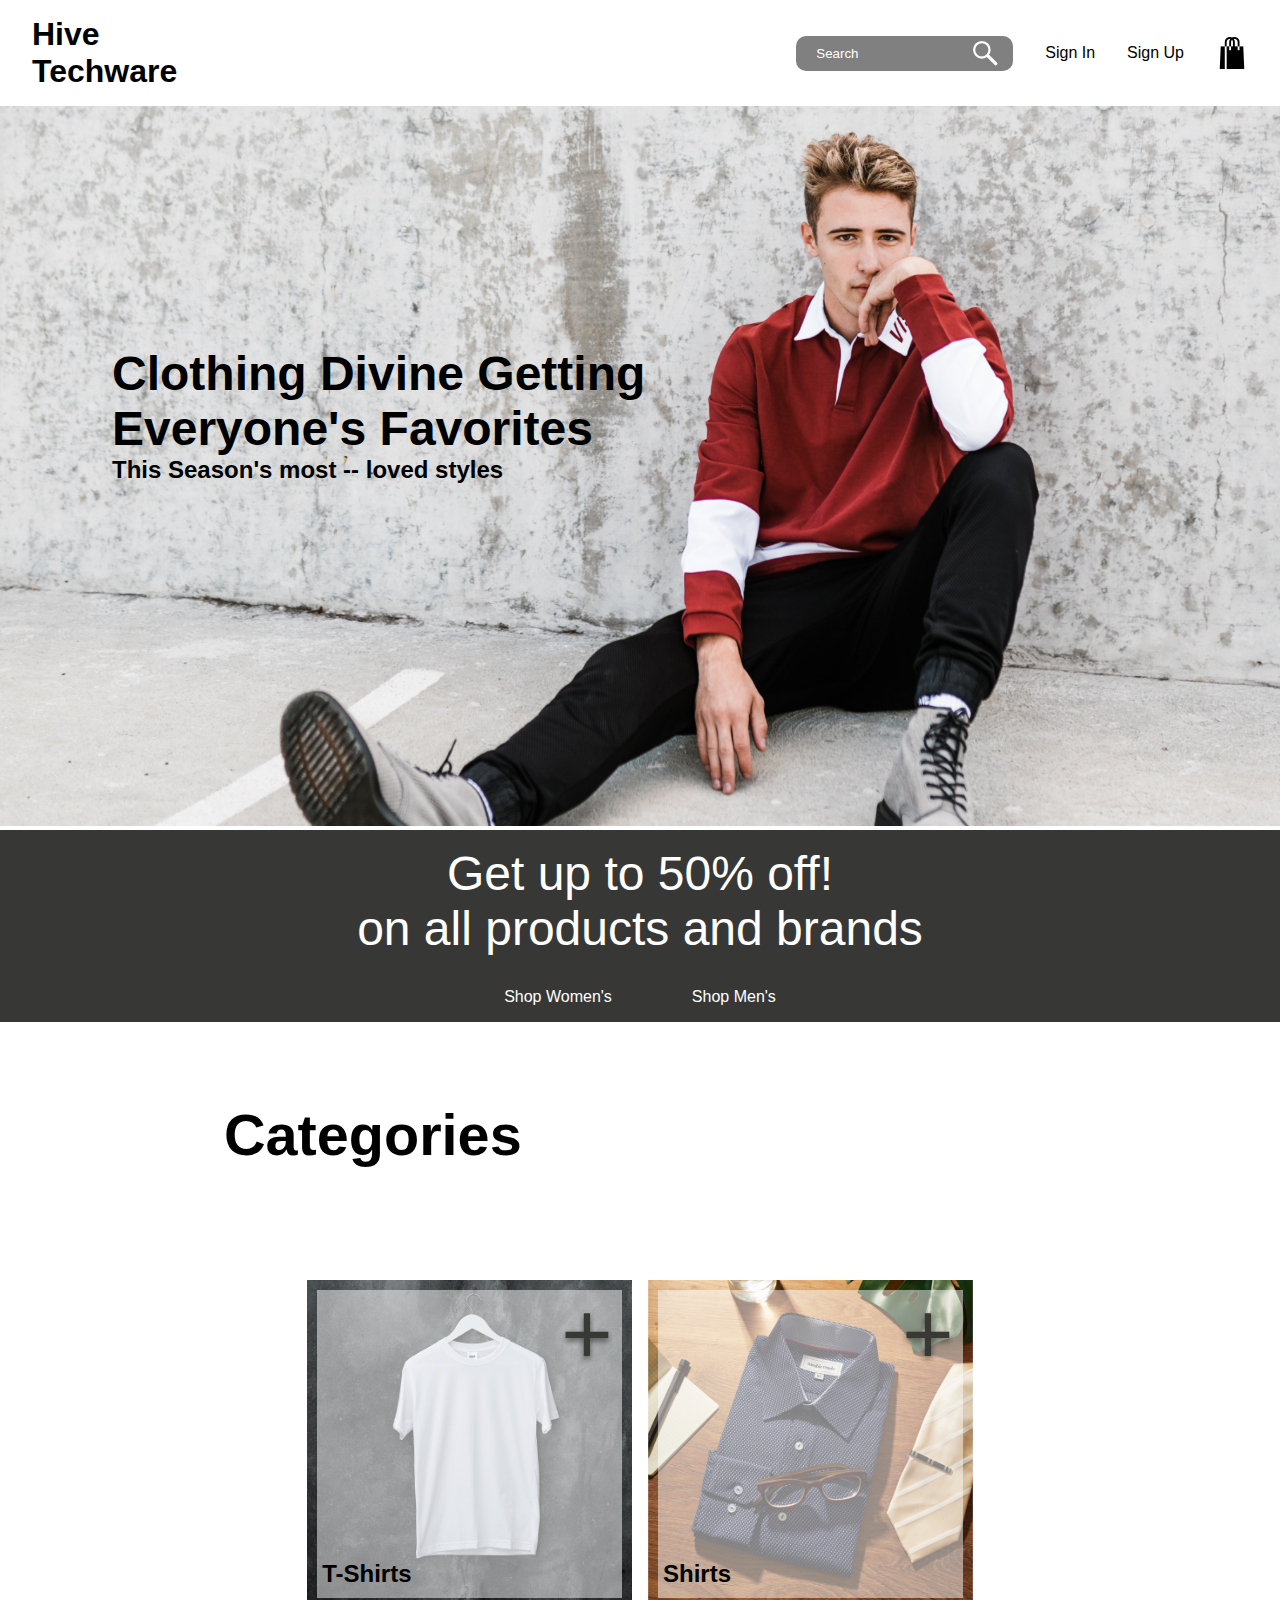
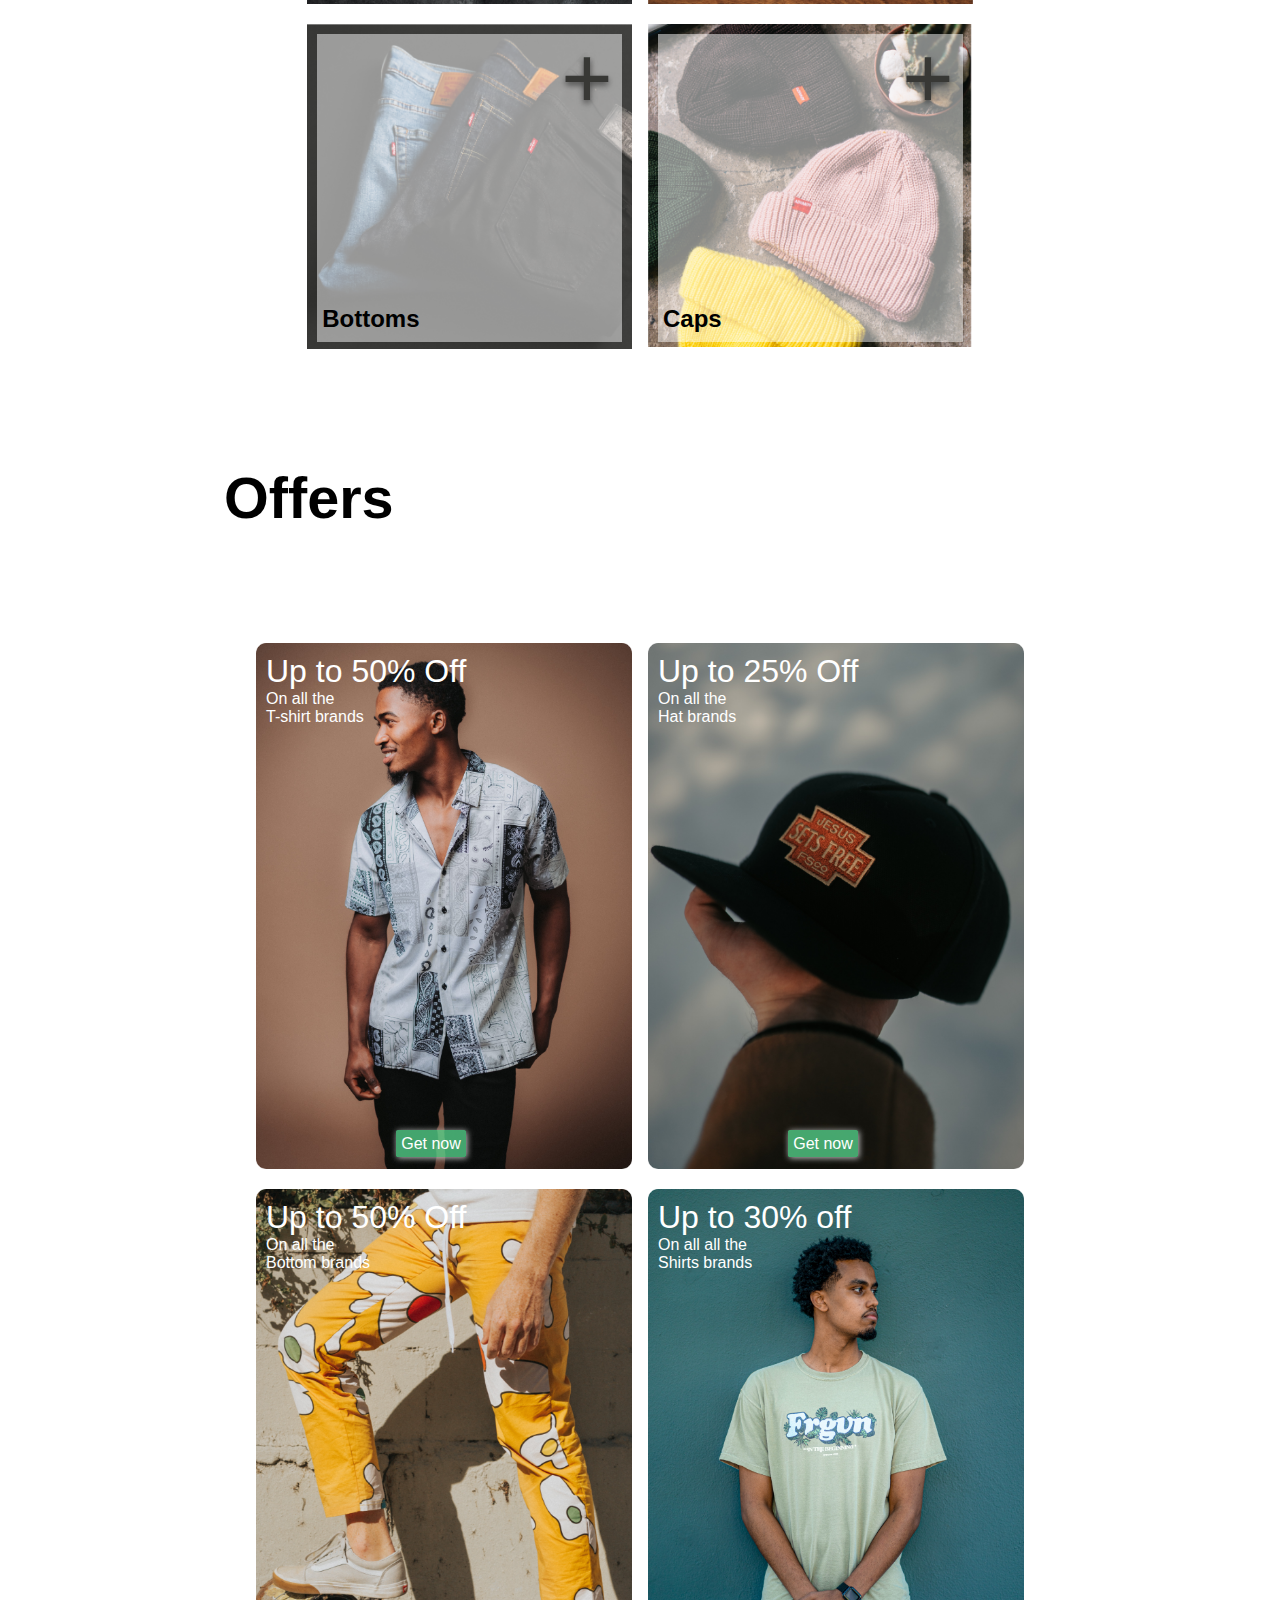
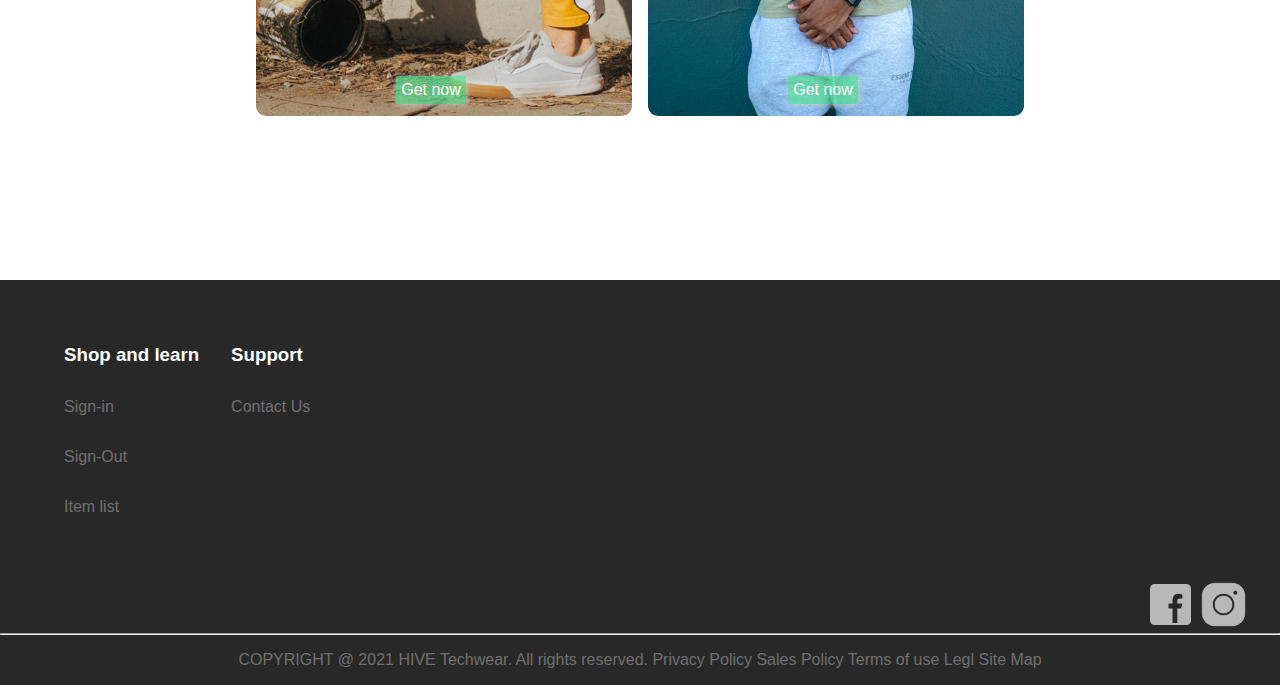
<file: index.html>
<!DOCTYPE html>
<html lang="en">
  <head>
    <meta charset="UTF-8" />
    <meta name="viewport" content="width=device-width, initial-scale=1.0" />
    <link rel="stylesheet" href="styles.css" />
    <title>HiveTech</title>
  </head>
  <body>
    <header>
      <nav>
        <div class="left-nav">
          <h1>
            Hive <br />
            Techware
          </h1>
        </div>
        <div class="right-nav">
          <div class="search">
            <input type="search" placeholder="Search" />
            <img src="images/search.svg" alt="search" />
          </div>
          <a href="#">Sign In</a>
          <a href="#">Sign Up</a>
          <img src="images/cart.png" alt="cart" />
        </div>
      </nav>
      <div class="banner">
        <img src="./images/Banner.png" alt="banner" />
        <div class="bannertxt">
          <h1>
            Clothing Divine Getting
            <br />
            Everyone's Favorites
          </h1>
          <h2>This Season's most -- loved styles</h2>
        </div>
      </div>
    </header>
    <main>
      <div class="discount">
        <p>
          Get up to 50% off!
          <br />
          on all products and brands
        </p>
        <div class="shop">
          <a href="">Shop Women's</a>
          <a href="">Shop Men's</a>
        </div>
      </div>
      <div class="p">
        <h1>Categories</h1>
      </div>
      <div class="hold">
        <div class="cat">
          <div class="category-item">
            <img src="./images/category001.png" alt="shirt" />
            <div class="filter">
              <img src="./images/Rectangle 226.png" alt="rect" />
            </div>
            <div class="plus">
              <img src="./images/plus.svg" alt="add" />
            </div>
            <div class="name">
              <p>T-Shirts</p>
            </div>
          </div>
          <div class="category-item">
            <img src="./images/category002.png" alt="shirt" />
            <div class="filter">
              <img src="./images/Rectangle 226.png" alt="rect" />
            </div>
            <div class="plus">
              <img src="./images/plus.svg" alt="add" />
            </div>
            <div class="name">
              <p>Shirts</p>
            </div>
          </div>
          <div class="category-item">
            <img src="./images/category003.png" alt="clothing" />
            <div class="filter">
              <img src="./images/Rectangle 226.png" alt="rect" />
            </div>
            <div class="plus">
              <img src="./images/plus.svg" alt="add" />
            </div>
            <div class="name">
              <p>Bottoms</p>
            </div>
          </div>
          <div class="category-item">
            <img src="./images/category004.png" alt="clothig" />
            <div class="filter">
              <img src="./images/Rectangle 226.png" alt="rect" />
            </div>
            <div class="plus">
              <img src="./images/plus.svg" alt="add" />
            </div>
            <div class="name">
              <p>Caps</p>
            </div>
          </div>
        </div>
      </div>
      <div class="offers">
        <h1>Offers</h1>
      </div>

      <div class="offer-grid">
        <div class="offer-item">
          <img src="./images/offer001.png" alt="offers" />
          <div class="offer-text">
            <p>Up to 50% Off</p>
            <p>On all the <br />T-shirt brands</p>
          </div>
          <div class="btn">
            <a>Get now</a>
          </div>
        </div>

        <div class="offer-item">
          <img src="./images/offer002.png" alt="offers" />
          <div class="offer-text">
            <p>Up to 25% Off</p>
            <p>
              On all the <br />
              Hat brands
            </p>
          </div>
          <div class="btn">
            <a>Get now</a>
          </div>
        </div>
        <div class="offer-item">
          <img src="./images/offer003.png" alt="offers" />
          <div class="offer-text">
            <p>Up to 50% Off</p>
            <p>
              On all the <br />
              Bottom brands
            </p>
          </div>
          <div class="btn">
            <a>Get now</a>
          </div>
        </div>
        <div class="offer-item">
          <img src="./images/offer004.png" alt="offers" />
          <div class="offer-text">
            <p>Up to 30% off</p>
            <p>
              On all all the <br />
              Shirts brands
            </p>
          </div>
          <div class="btn">
            <a>Get now</a>
          </div>
        </div>
      </div>
    </main>
    <footer>
      <div class="blackfooter">
        <div class="flexfooter">
          <div class="learn">
            <h3>Shop and learn</h3>
            <li><a href="/">Sign-in</a></li>
            <li><a href="/">Sign-Out</a></li>
            <li><a href="/">Item list</a></li>
          </div>
          <div class="support">
            <h3>Support</h3>
            <li><a href="/">Contact Us</a></li>
          </div>
        </div>

        <div class="followus">
          <img src="./images/icons8-facebook-150.svg" alt="facebook" />
          <img src="./images/icons8-instagram-150.svg" alt="instagram" />
        </div>
        <hr />
        <div class="copyright">
          <p>
            COPYRIGHT @ 2021 HIVE Techwear. All rights reserved. Privacy Policy
            Sales Policy Terms of use Legl Site Map
          </p>
        </div>
      </div>
    </footer>
  </body>
</html>
</file>
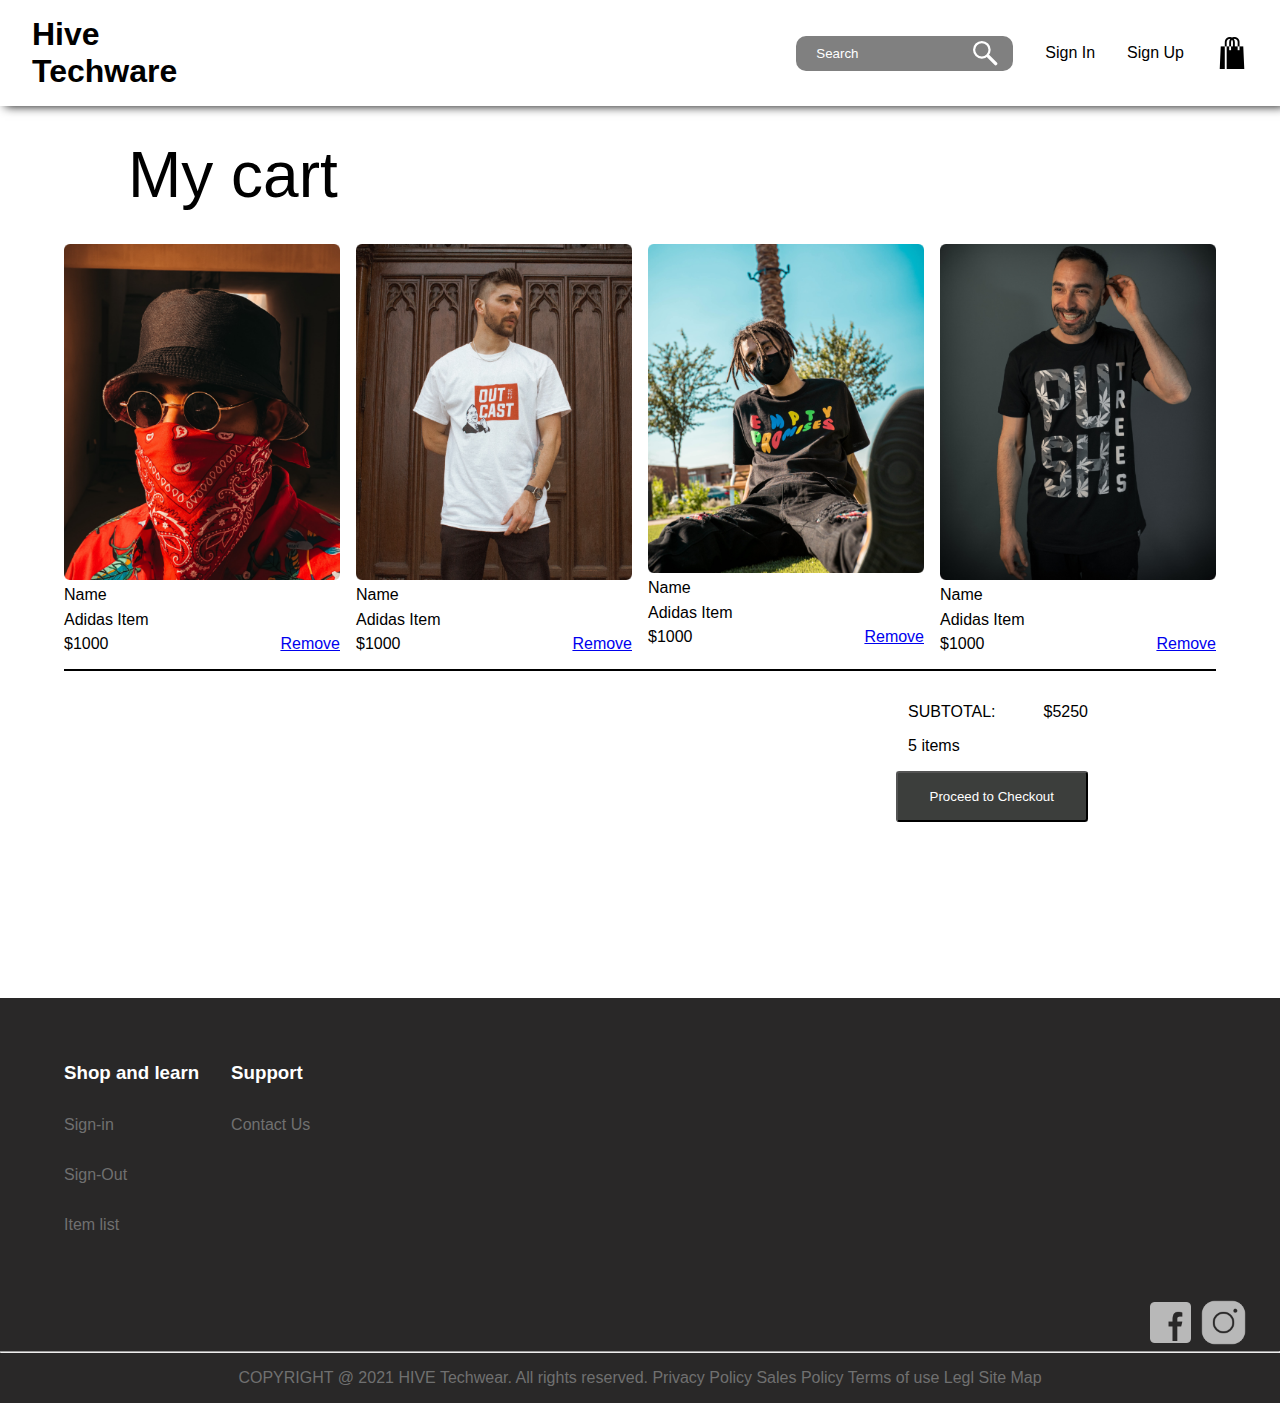
<file: cart.html>
<!DOCTYPE html>
<html lang="en">
  <head>
    <meta charset="UTF-8" />
    <meta name="viewport" content="width=device-width, initial-scale=1.0" />
    <link rel="stylesheet" href="styles.css" />
    <title>Hive Techwear</title>
  </head>
  <body>
    <header>
      <nav>
        <div class="left-nav">
          <h1>
            Hive <br />
            Techware
          </h1>
        </div>
        <div class="right-nav">
          <div class="search">
            <input type="search" placeholder="Search" />
            <img src="./images/search.svg" alt="search" />
          </div>
          <a href="#">Sign In</a>
          <a href="#">Sign Up</a>
          <img src="./images/cart.png" alt="cart" />
        </div>
      </nav>
    </header>
    <main>
      <p class="mycart">My cart</p>
      <div class="cart-items">
        <div class="cart-item">
          <img src="./images/cart004.png" alt="itm" />
          <p>Name</p>
          <p>Adidas Item</p>
          <div class="price">
            <p>$1000</p>
            <a href="/">Remove</a>
          </div>
        </div>
        <div class="cart-item">
          <img src="./images/cart001.png" alt="itm" />
          <p>Name</p>
          <p>Adidas Item</p>
          <div class="price">
            <p>$1000</p>
            <a href="/">Remove</a>
          </div>
        </div>
        <div class="cart-item">
          <img src="./images/cart002.png" alt="itm" />
          <p>Name</p>
          <p>Adidas Item</p>
          <div class="price">
            <p>$1000</p>
            <a href="/">Remove</a>
          </div>
        </div>
        <div class="cart-item">
          <img src="./images/cart003.png" alt="itm" />
          <p>Name</p>
          <p>Adidas Item</p>
          <div class="price">
            <p>$1000</p>
            <a href="/">Remove</a>
          </div>
        </div>
      </div>

      <div class="total">
        <div id="align-left">
          <div class="subtotal">
            <p>SUBTOTAL:</p>
            <p>$5250</p>
          </div>
          <p>5 items</p>
        </div>
        <button><a href="/">Proceed to Checkout</a></button>
      </div>
    </main>
    <footer>
      <div class="blackfooter">
        <div class="flexfooter">
          <div class="learn">
            <h3>Shop and learn</h3>
            <li><a href="/">Sign-in</a></li>
            <li><a href="/">Sign-Out</a></li>
            <li><a href="/">Item list</a></li>
          </div>
          <div class="support">
            <h3>Support</h3>
            <li><a href="/">Contact Us</a></li>
          </div>
        </div>

        <div class="followus">
          <img src="./images/icons8-facebook-150.svg" alt="facebook" />
          <img src="./images/icons8-instagram-150.svg" alt="instagram" />
        </div>
        <hr />
        <div class="copyright">
          <p>
            COPYRIGHT @ 2021 HIVE Techwear. All rights reserved. Privacy Policy
            Sales Policy Terms of use Legl Site Map
          </p>
        </div>
      </div>
    </footer>
  </body>
</html>
</file>
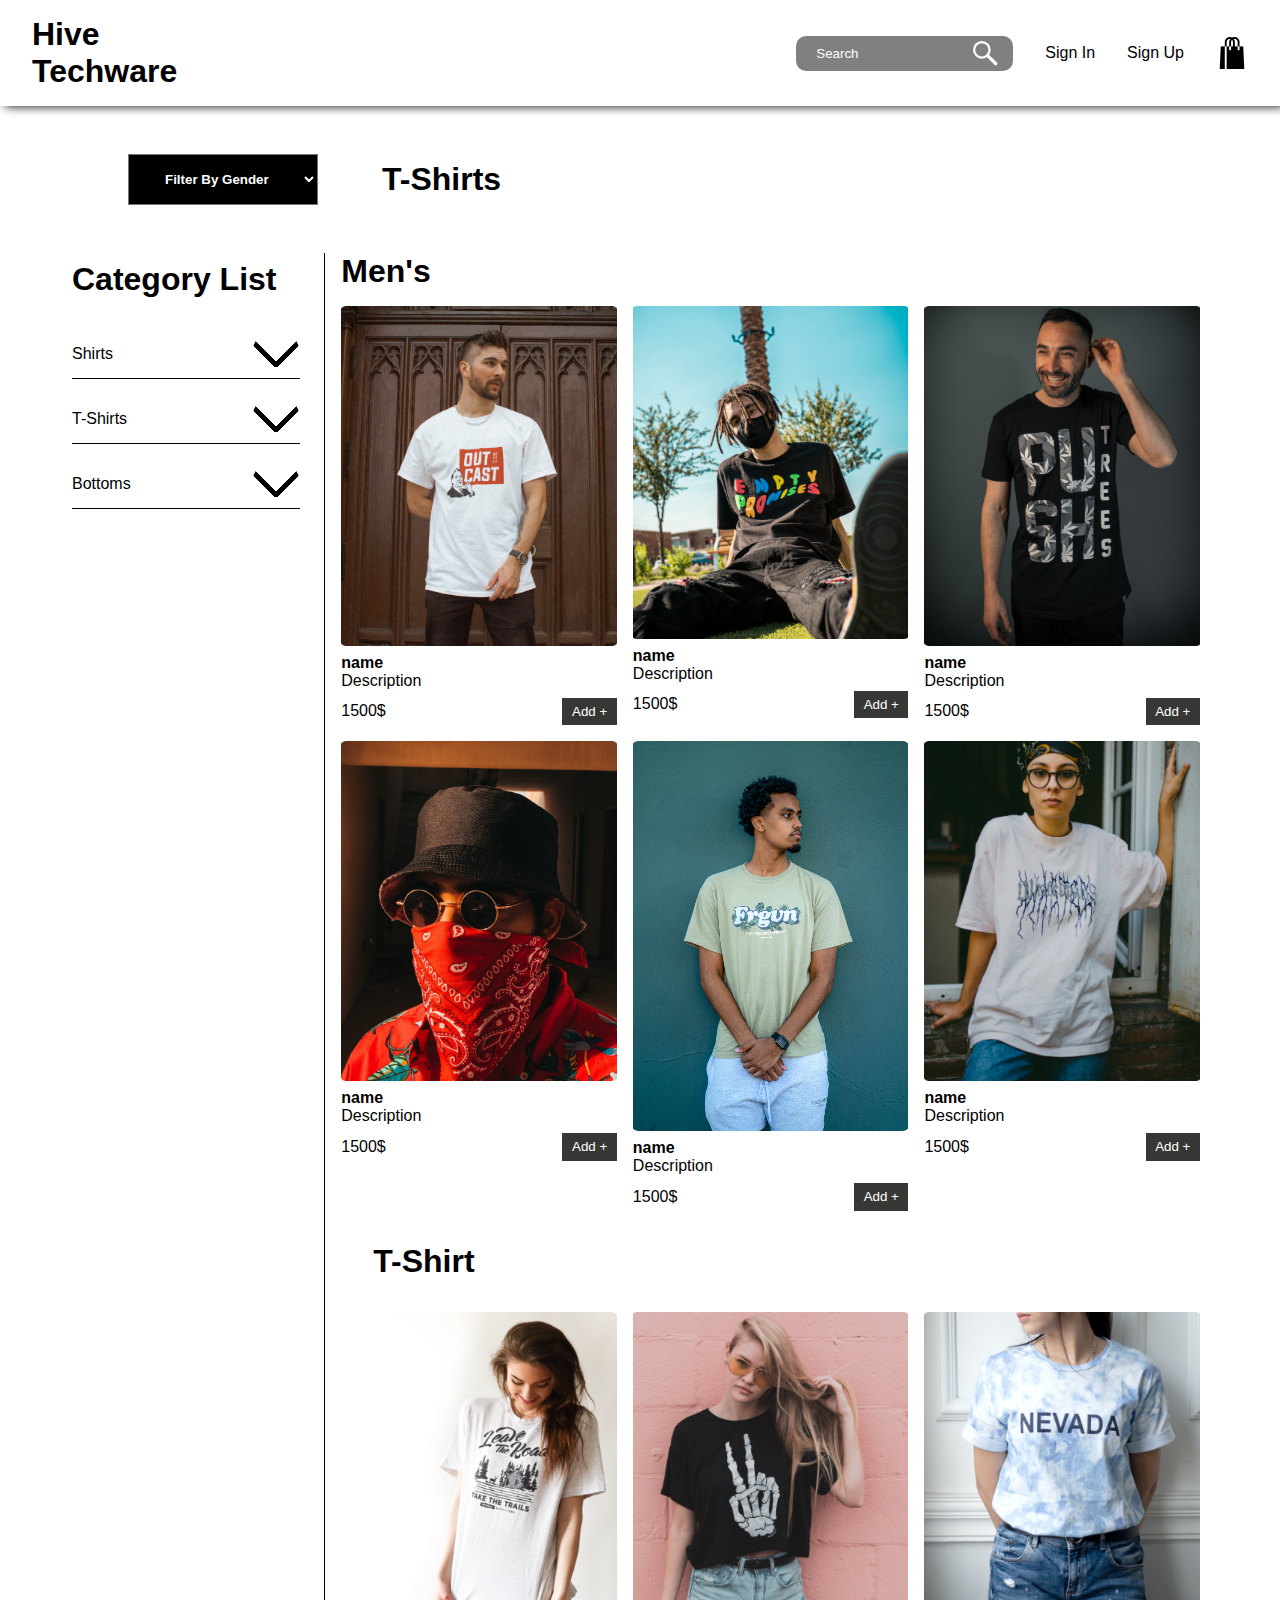
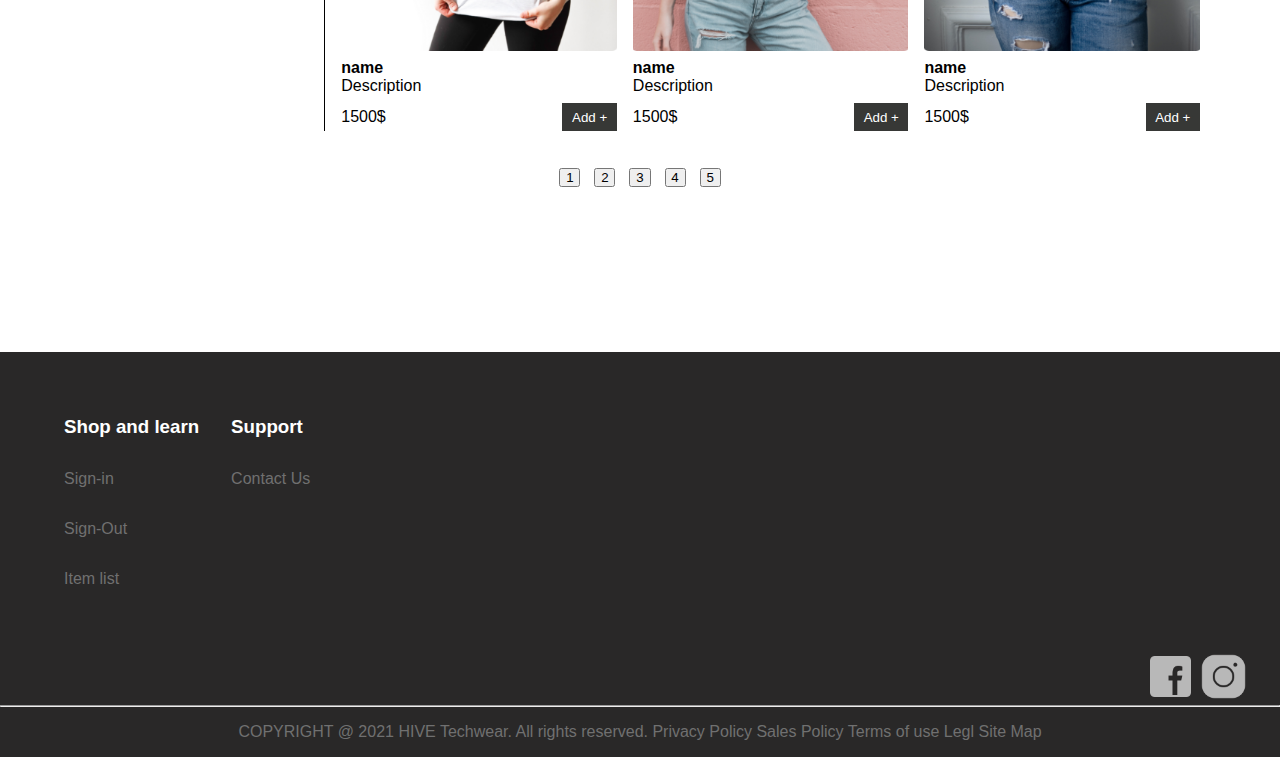
<file: tshirts.html>
<!DOCTYPE html>
<html lang="en">
  <head>
    <meta charset="UTF-8" />
    <meta name="viewport" content="width=device-width, initial-scale=1.0" />
    <link rel="stylesheet" href="styles.css" />
    <title>Hive Techwear</title>
  </head>

  <body>
    <header>
      <nav>
        <div class="left-nav">
          <h1>
            Hive <br />
            Techware
          </h1>
        </div>
        <div class="right-nav">
          <div class="search">
            <input type="search" placeholder="Search" />
            <img src="images/search.svg" alt="search" />
          </div>
          <a href="#">Sign In</a>
          <a href="#">Sign Up</a>
          <img src="images/cart.png" alt="cart" />
        </div>
      </nav>
    </header>

    <main>
      <div class="content">
        <div class="filter-cat">
          <div class="filterlist">
            <select name="category" id="cat">
              <option value="">Filter By Gender</option>
              <option value="">Men</option>
              <option value="">Women</option>
            </select>
          </div>
          <h1>T-Shirts</h1>
        </div>
        <div class="bi-section">
          <div class="cat-list">
            <div class="heading">
              <h1>Category List</h1>
            </div>
            <div class="list">
              <div class="cat-drop">
                <p>Shirts</p>
                <img src="./images/downarrow.png" alt="down" />
              </div>
              <div class="cat-drop">
                <p>T-Shirts</p>
                <img src="./images/downarrow.png" alt="down" />
              </div>
              <div class="cat-drop">
                <p>Bottoms</p>
                <img src="./images/downarrow.png" alt="down" />
              </div>
            </div>
          </div>
          <div class="tshirt-grid-cont">
            <div class="heading">
              <h1>Men's</h1>
            </div>
            <div class="tshirt-grid">
              <div class="grid-item">
                <div class="image">
                  <img src="./images/cart001.png" alt="item" />
                </div>
                <div class="info">
                  <p class="name">name</p>
                  <p>Description</p>
                </div>
                <div class="price">
                  <p>1500$</p>
                  <button>Add +</button>
                </div>
              </div>
              <div class="grid-item">
                <div class="image">
                  <img src="./images/cart002.png" alt="item" />
                </div>
                <div class="info">
                  <p class="name">name</p>
                  <p>Description</p>
                </div>
                <div class="price">
                  <p>1500$</p>
                  <button>Add +</button>
                </div>
              </div>
              <div class="grid-item">
                <div class="image">
                  <img src="./images/cart003.png" alt="item" />
                </div>
                <div class="info">
                  <p class="name">name</p>
                  <p>Description</p>
                </div>
                <div class="price">
                  <p>1500$</p>
                  <button>Add +</button>
                </div>
              </div>
              <div class="grid-item">
                <div class="image">
                  <img src="./images/cart004.png" alt="item" />
                </div>
                <div class="info">
                  <p class="name">name</p>
                  <p>Description</p>
                </div>
                <div class="price">
                  <p>1500$</p>
                  <button>Add +</button>
                </div>
              </div>
              <div class="grid-item">
                <div class="image">
                  <img src="./images/offer004.png" alt="item" />
                </div>
                <div class="info">
                  <p class="name">name</p>
                  <p>Description</p>
                </div>
                <div class="price">
                  <p>1500$</p>
                  <button>Add +</button>
                </div>
              </div>
              <div class="grid-item">
                <div class="image">
                  <img src="./images/women003.png" alt="item" />
                </div>
                <div class="info">
                  <p class="name">name</p>
                  <p>Description</p>
                </div>
                <div class="price">
                  <p>1500$</p>
                  <button>Add +</button>
                </div>
              </div>
            </div>
            <div class="wheading">
              <h1>T-Shirt</h1>
            </div>
            <div class="tshirt-grid">
              <div class="grid-item">
                <div class="image">
                  <img src="./images/women001.png" alt="item" />
                </div>
                <div class="info">
                  <p class="name">name</p>
                  <p>Description</p>
                </div>
                <div class="price">
                  <p>1500$</p>
                  <button>Add +</button>
                </div>
              </div>

              <div class="grid-item">
                <div class="image">
                  <img src="./images/women002.png" alt="item" />
                </div>
                <div class="info">
                  <p class="name">name</p>
                  <p>Description</p>
                </div>
                <div class="price">
                  <p>1500$</p>
                  <button>Add +</button>
                </div>
              </div>

              <div class="grid-item">
                <div class="image">
                  <img src="./images/women004.png" alt="item" />
                </div>
                <div class="info">
                  <p class="name">name</p>
                  <p>Description</p>
                </div>
                <div class="price">
                  <p>1500$</p>
                  <button>Add +</button>
                </div>
              </div>
            </div>
          </div>
        </div>
        <div class="pages">
          <button><a href="/">1</a></button>

          <button><a href="/">2</a></button>

          <button><a href="/">3</a></button>

          <button><a href="/">4</a></button>

          <button><a href="/">5</a></button>
        </div>
      </div>
    </main>
    <footer>
      <div class="blackfooter">
        <div class="flexfooter">
          <div class="learn">
            <h3>Shop and learn</h3>
            <li><a href="/">Sign-in</a></li>
            <li><a href="/">Sign-Out</a></li>
            <li><a href="/">Item list</a></li>
          </div>
          <div class="support">
            <h3>Support</h3>
            <li><a href="/">Contact Us</a></li>
          </div>
        </div>

        <div class="followus">
          <img src="./images/icons8-facebook-150.svg" alt="facebook" />
          <img src="./images/icons8-instagram-150.svg" alt="instagram" />
        </div>
        <hr />
        <div class="copyright">
          <p>
            COPYRIGHT @ 2021 HIVE Techwear. All rights reserved. Privacy Policy
            Sales Policy Terms of use Legl Site Map
          </p>
        </div>
      </div>
    </footer>
  </body>
</html>
</file>
<file: styles.css>
* {
  padding: 0;
  margin: 0;
  font-family: "Poppins", sans-serif;
}

/****************************
********Header
**********************************/

nav {
  display: flex;
  justify-content: space-between;
  align-items: center;
  padding: 1rem 2rem;
  box-shadow: 5px 0px 10px #000;
}

nav .right-nav {
  display: flex;
  align-items: center;
  gap: 2rem;
}

nav .right-nav .search {
  position: relative;
}

nav .right-nav .search input {
  padding: 10px 20px;
  border: 0;
  background-color: gray;
  border-radius: 10px;
  outline: none;
}

nav .right-nav .search img {
  position: absolute;
  top: 5px;
  right: 15px;
  width: 25px;
}

::placeholder {
  color: #fff;
}

nav .right-nav a {
  text-decoration: none;
  color: #000;
}
.banner img {
  width: 100%;
}
.banner {
  position: relative;
}
.banner .bannertxt {
  position: absolute;
  left: 7rem;
  top: 15rem;
}
.bannertxt h1 {
  font-size: 3rem;
}
/****************
main
*****************/
.discount {
  background-color: #373836;
  text-align: center;
  padding: 1rem 0rem;
}
.discount p {
  font-size: 3rem;
  color: white;
  margin-bottom: 2rem;
  font-weight: 300;
}

.shop {
  display: flex;
  justify-content: center;
  gap: 5rem;
}
.shop a {
  text-decoration: none;
  color: white;
}
.p {
  width: 65%;
  margin: 0 auto;
  font-size: 1.8rem;
  padding: 5rem;
  font-weight: bold;
}
/*****************
Categories
*****************/
.hold {
  width: 65%;
  margin: 0 auto;
}
.cat {
  width: 80%;
  margin: 2rem auto;
  display: grid;
  grid-template-columns: repeat(2, 1fr);
  gap: 1rem;
}
.cat img {
  width: 100%;
}
.category-item {
  position: relative;
}
.category-item .filter {
  position: absolute;
  top: 10px;
  left: 10px;
  right: 10px;
  bottom: 10px;
  z-index: 1;
}
.category-item .plus {
  position: absolute;
  top: 10px;
  right: 10px;
  z-index: 2;
}
.category-item .name {
  position: absolute;
  bottom: 20px;
  left: 15px;
  z-index: 2;
  font-size: 1.5rem;
  font-weight: bold;
}
/******** 
offers
******************/
.offers {
  width: 65%;
  margin: 0 auto;
  font-size: 1.8rem;
  padding: 5rem;
}
.offer-grid {
  width: 60%;
  margin: 2rem auto;
  display: grid;
  grid-template-columns: repeat(2, 1fr);
  gap: 1rem;
}
.offer-grid img {
  width: 100%;
}
.offer-item {
  position: relative;
}
.offer-item .offer-text {
  position: absolute;
  top: 10px;
  left: 10px;
}
.offer-text {
  color: white;
}
.offer-text p:nth-child(1) {
  font-size: 2rem;
}
.offer-item .btn {
  position: absolute;
  bottom: 1rem;
  right: 10.4rem;
  box-shadow: 1px 1px 6px #ccc;
  color: white;
  background-color: rgba(90, 226, 149, 0.716);
  border: 0;
  padding: 0.3rem;
  border-radius: 0.1rem;
}

.blackfooter {
  margin-top: 10rem;
  background-color: #292828;
}
.flexfooter {
  display: flex;
  padding: 3rem;
  list-style-type: none;
}
.flexfooter a {
  text-decoration: none;
  color: #707070;
  list-style-type: none;
}
.learn {
  list-style-type: none;
}
.learn li {
  padding: 1rem;
}
.support li {
  padding: 1rem;
}
.flexfooter h3 {
  padding: 1rem;
  color: white;
}
.followus {
  z-index: 10;
  text-align: end;
  margin-right: 2rem;
}
.copyright {
  color: #707070;
  padding: 1rem;
  text-align: center;
}

/********************************
*****Tshirt Page
*****************************************/

.filter-cat {
  display: flex;
  width: 80%;
  margin: 3rem auto;
  align-items: center;
  gap: 4rem;
}

.bi-section {
  display: flex;
  gap: 1rem;
  width: 90%;
  margin: 2rem auto;
}
#cat {
  padding: 1rem 2rem;
  background-color: #000;
  color: white;
  font-weight: bold;
}

.bi-section .cat-list {
  display: flex;
  flex-direction: column;
  flex-basis: 21%;
  padding: 0.5rem;
}

.cat-list .heading {
  margin-bottom: 2rem;
}

.cat-list .cat-drop {
  display: flex;
  justify-content: space-between;
  align-items: center;
  border-bottom: 1px solid #000;
  margin-bottom: 1rem;
}
.bi-section .tshirt-grid-cont {
  flex-basis: 79%;
  border-left: 1px solid #000;
  padding: 0rem 1rem;
}

.tshirt-grid-cont .heading {
  margin-bottom: 1rem;
}
.tshirt-grid-cont .wheading {
  margin: 2rem;
}

.tshirt-grid-cont .tshirt-grid {
  display: grid;
  grid-template-columns: repeat(3, 1fr);
  gap: 1rem;
}
.tshirt-grid .grid-item {
  display: flex;
  flex-direction: column;
  gap: 0.5rem;
}
.grid-item .image img {
  width: 100%;
  height: 100%;
  object-fit: cover;
}

.grid-item .info p.name {
  font-weight: bolder;
}
.grid-item .price {
  display: flex;
  justify-content: space-between;
  align-items: center;
}
.grid-item .price button {
  background-color: #373836;
  padding: 0.4rem 0.6rem;
  color: #fff;
  border: 0;
}
.pages {
  text-align: center;
  text-decoration: none;
}
.pages a {
  text-decoration: none;
  padding: 0.3rem;
  color: #000;
}
.pages button {
  margin: 0.3rem;
}
/*********************
CART    PAGE
************************/

.mycart {
  width: 80%;
  margin: 2rem auto;
  font-size: 4rem;
}

.cart-items {
  width: 90%;
  margin: 1rem auto;
  display: grid;
  grid-template-columns: repeat(4, 1fr);
  gap: 1rem;
  border-bottom: 2px solid #000;
  padding-bottom: 1rem;
}
.cart-item {
  display: flex;
  flex-direction: column;
  gap: 0.4rem;
}
.cart-item img {
  width: 100%;
}
.cart-item .price {
  display: flex;
  justify-content: space-between;
}
.carthr {
  font-size: 3rem;
}
.total {
  display: flex;
  flex-direction: column;
  align-items: end;
  width: 70%;
  margin: 0 auto;

  padding: 1rem 0rem;
}
.subtotal {
  display: flex;
  gap: 3rem;
  margin-bottom: 1rem;
}
#align-left {
  align-items: start;
}

.total button {
  margin-top: 1rem;
  background-color: #3c3e3c;
  padding: 1rem 2rem;
  border-radius: 0.2rem;
}
.total button a {
  text-decoration: none;
  color: #fff;
}
</file>
